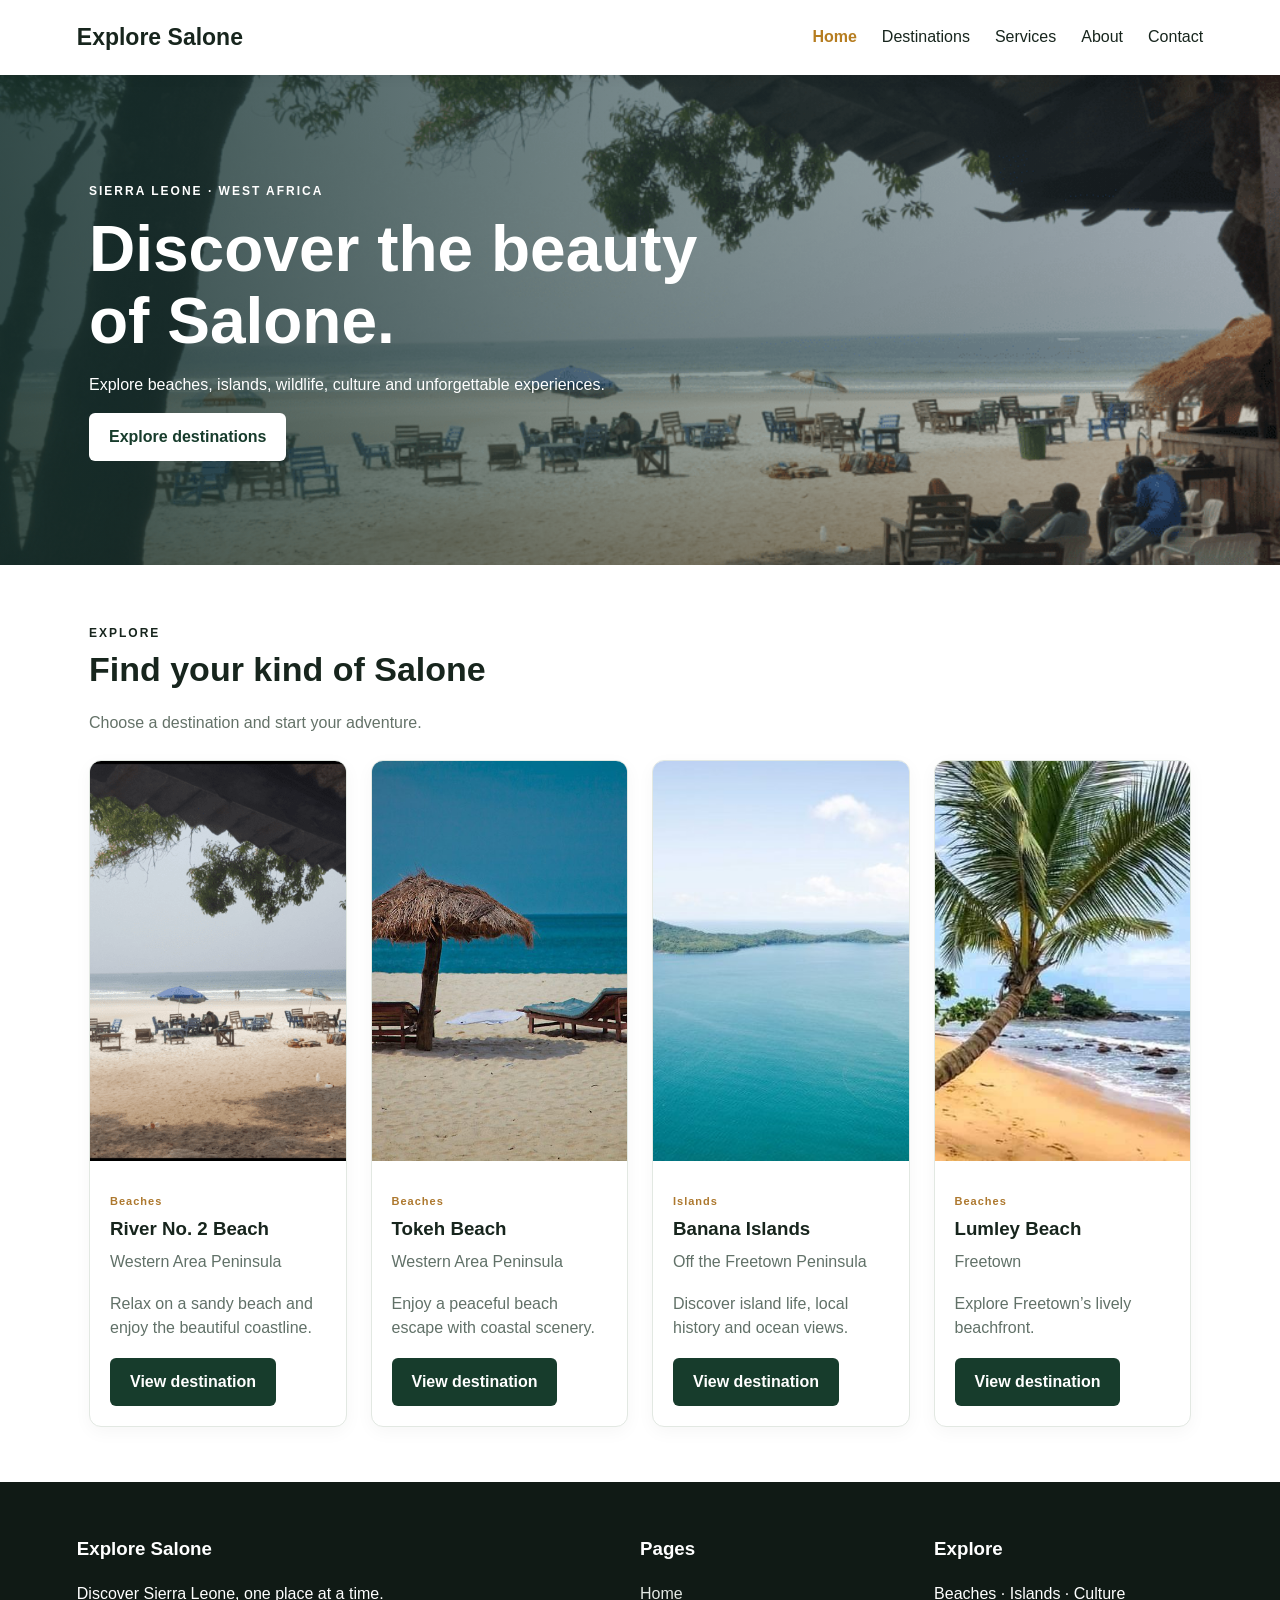
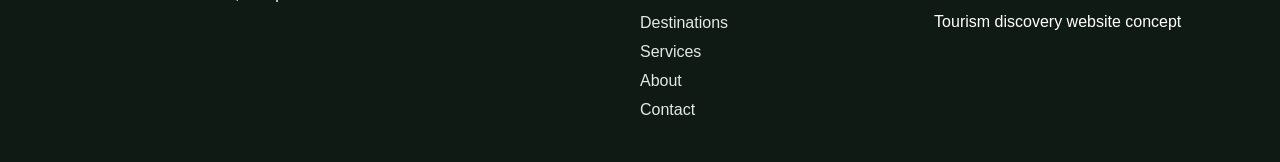
<file: index.html>
<!doctype html>
<html lang="en">
  <head>
    <meta charset="utf-8" />
    <meta name="viewport" content="width=device-width,initial-scale=1" />
    <title>Home | Explore Salone</title>
    <link rel="stylesheet" href="style.css" />
  </head>
  <body>
    <header>
      <a class="logo" href="index.html">Explore Salone</a>
      <nav aria-label="Main navigation">
        <a href="index.html" class="active">Home</a
        ><a href="destinations.html" class="">Destinations</a
        ><a href="services.html" class="">Services</a
        ><a href="about.html" class="">About</a
        ><a href="contact.html" class="">Contact</a>
      </nav>
    </header>
    <main>
      <section class="hero">
        <div class="container">
          <span class="eyebrow">Sierra Leone · West Africa</span>
          <h1>Discover the beauty of Salone.</h1>
          <p>
            Explore beaches, islands, wildlife, culture and unforgettable
            experiences.
          </p>
          <a class="btn light" href="destinations.html">Explore destinations</a>
        </div>
      </section>
      <section class="container">
        <span class="eyebrow">Explore</span>
        <h2 class="section-title">Find your kind of Salone</h2>
        <p class="muted">Choose a destination and start your adventure.</p>
        <div class="grid four">
          <article class="card">
            <img
              src="./images/river2beach.png"
              alt="Illustrative scenery for River No. 2 Beach"
            />
            <div class="card-body">
              <span class="tag">Beaches</span>
              <h3>River No. 2 Beach</h3>
              <p class="muted">Western Area Peninsula</p>
              <p>Relax on a sandy beach and enjoy the beautiful coastline.</p>
              <a class="btn" href="preview-river.html">View destination</a>
            </div>
          </article>
          <article class="card">
            <img
              src="./images/tokeh.jpg"
              alt="Illustrative scenery for Tokeh Beach"
            />
            <div class="card-body">
              <span class="tag">Beaches</span>
              <h3>Tokeh Beach</h3>
              <p class="muted">Western Area Peninsula</p>
              <p>Enjoy a peaceful beach escape with coastal scenery.</p>
              <a class="btn" href="preview-tokeh.html">View destination</a>
            </div>
          </article>
          <article class="card">
            <img
              src="./images/banana_island.jpg"
              alt="Illustrative scenery for Banana Islands"
            />
            <div class="card-body">
              <span class="tag">Islands</span>
              <h3>Banana Islands</h3>
              <p class="muted">Off the Freetown Peninsula</p>
              <p>Discover island life, local history and ocean views.</p>
              <a class="btn" href="preview-banana.html">View destination</a>
            </div>
          </article>
          <article class="card">
            <img
              src="./images/lumley_beach.jpeg"
              alt="Illustrative scenery for Lumley Beach"
            />
            <div class="card-body">
              <span class="tag">Beaches</span>
              <h3>Lumley Beach</h3>
              <p class="muted">Freetown</p>
              <p>Explore Freetown’s lively beachfront.</p>
              <a class="btn" href="preview-lumley.html">View destination</a>
            </div>
          </article>
        </div>
      </section>
    </main>
    <footer>
      <div>
        <h3>Explore Salone</h3>
        <p>Discover Sierra Leone, one place at a time.</p>
      </div>
      <div>
        <h3>Pages</h3>
        <a href="index.html" class="active">Home</a
        ><a href="destinations.html" class="">Destinations</a
        ><a href="services.html" class="">Services</a
        ><a href="about.html" class="">About</a
        ><a href="contact.html" class="">Contact</a>
      </div>
      <div>
        <h3>Explore</h3>
        <p>Beaches · Islands · Culture</p>
        <p>Tourism discovery website concept</p>
      </div>
    </footer>
  </body>
</html>
</file>
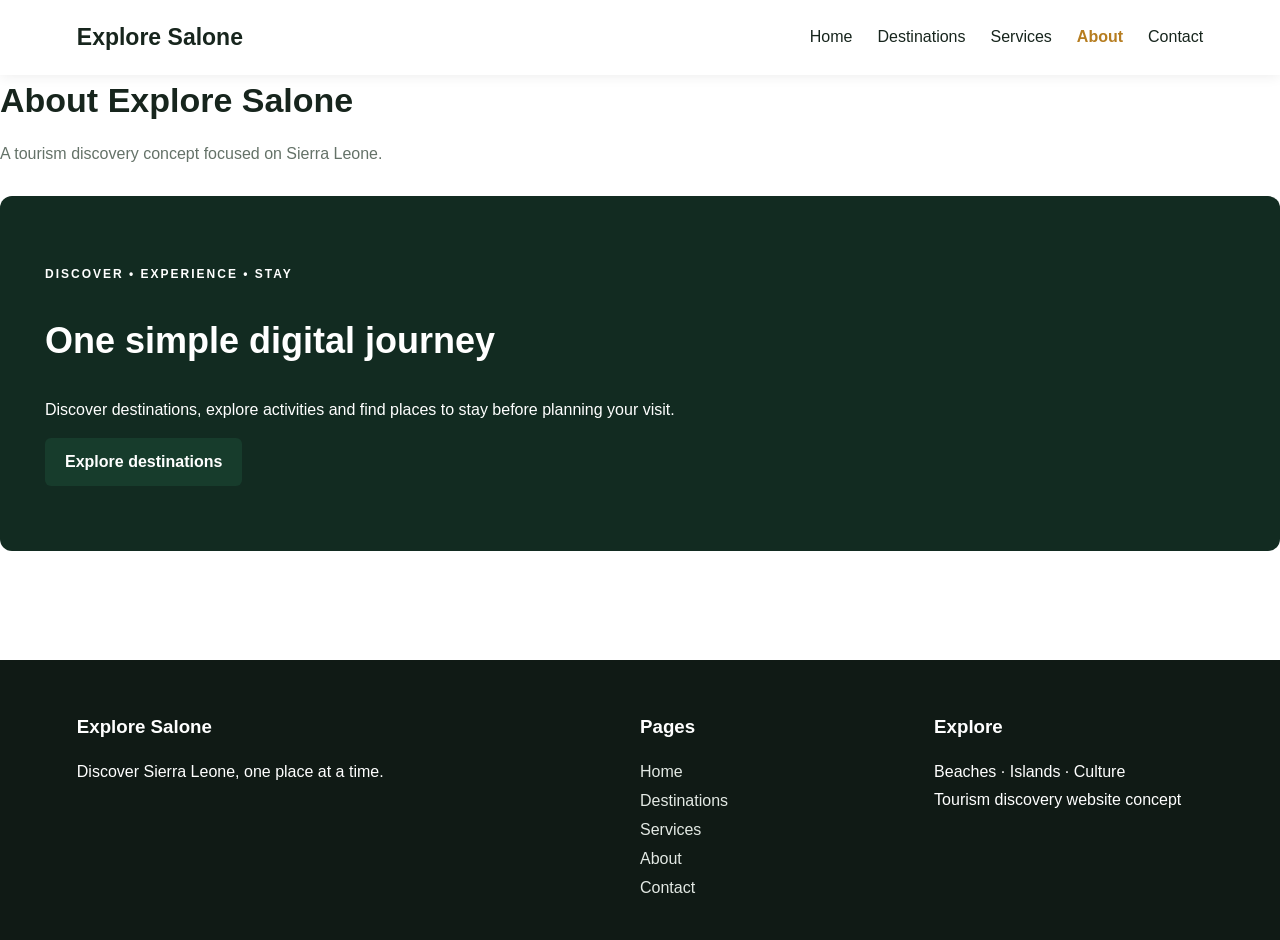
<file: about.html>
<!doctype html>
<html lang="en">
  <head>
    <meta charset="utf-8" />
    <meta name="viewport" content="width=device-width,initial-scale=1" />
    <title>About | Explore Salone</title>
    <link rel="stylesheet" href="style.css" />
  </head>
  <body>
    <header>
      <a class="logo" href="index.html">Explore Salone</a>
      <nav aria-label="Main navigation">
        <a href="index.html" class="">Home</a
        ><a href="destinations.html" class="">Destinations</a
        ><a href="services.html" class="">Services</a
        ><a href="about.html" class="active">About</a
        ><a href="contact.html" class="">Contact</a>
      </nav>
    </header>
    <main>
      <h1 class="section-title">About Explore Salone</h1>
      <p class="muted">A tourism discovery concept focused on Sierra Leone.</p>
      <section class="about-panel">
        <span class="eyebrow">Discover • Experience • Stay</span>
        <h2>One simple digital journey</h2>
        <p>
          Discover destinations, explore activities and find places to stay
          before planning your visit.
        </p>
        <a class="btn" href="destinations.html">Explore destinations</a>
      </section>
    </main>
    <footer>
      <div>
        <h3>Explore Salone</h3>
        <p>Discover Sierra Leone, one place at a time.</p>
      </div>
      <div>
        <h3>Pages</h3>
        <a href="index.html" class="">Home</a
        ><a href="destinations.html" class="">Destinations</a
        ><a href="services.html" class="">Services</a
        ><a href="about.html" class="active">About</a
        ><a href="contact.html" class="">Contact</a>
      </div>
      <div>
        <h3>Explore</h3>
        <p>Beaches · Islands · Culture</p>
        <p>Tourism discovery website concept</p>
      </div>
    </footer>
  </body>
</html>
</file>
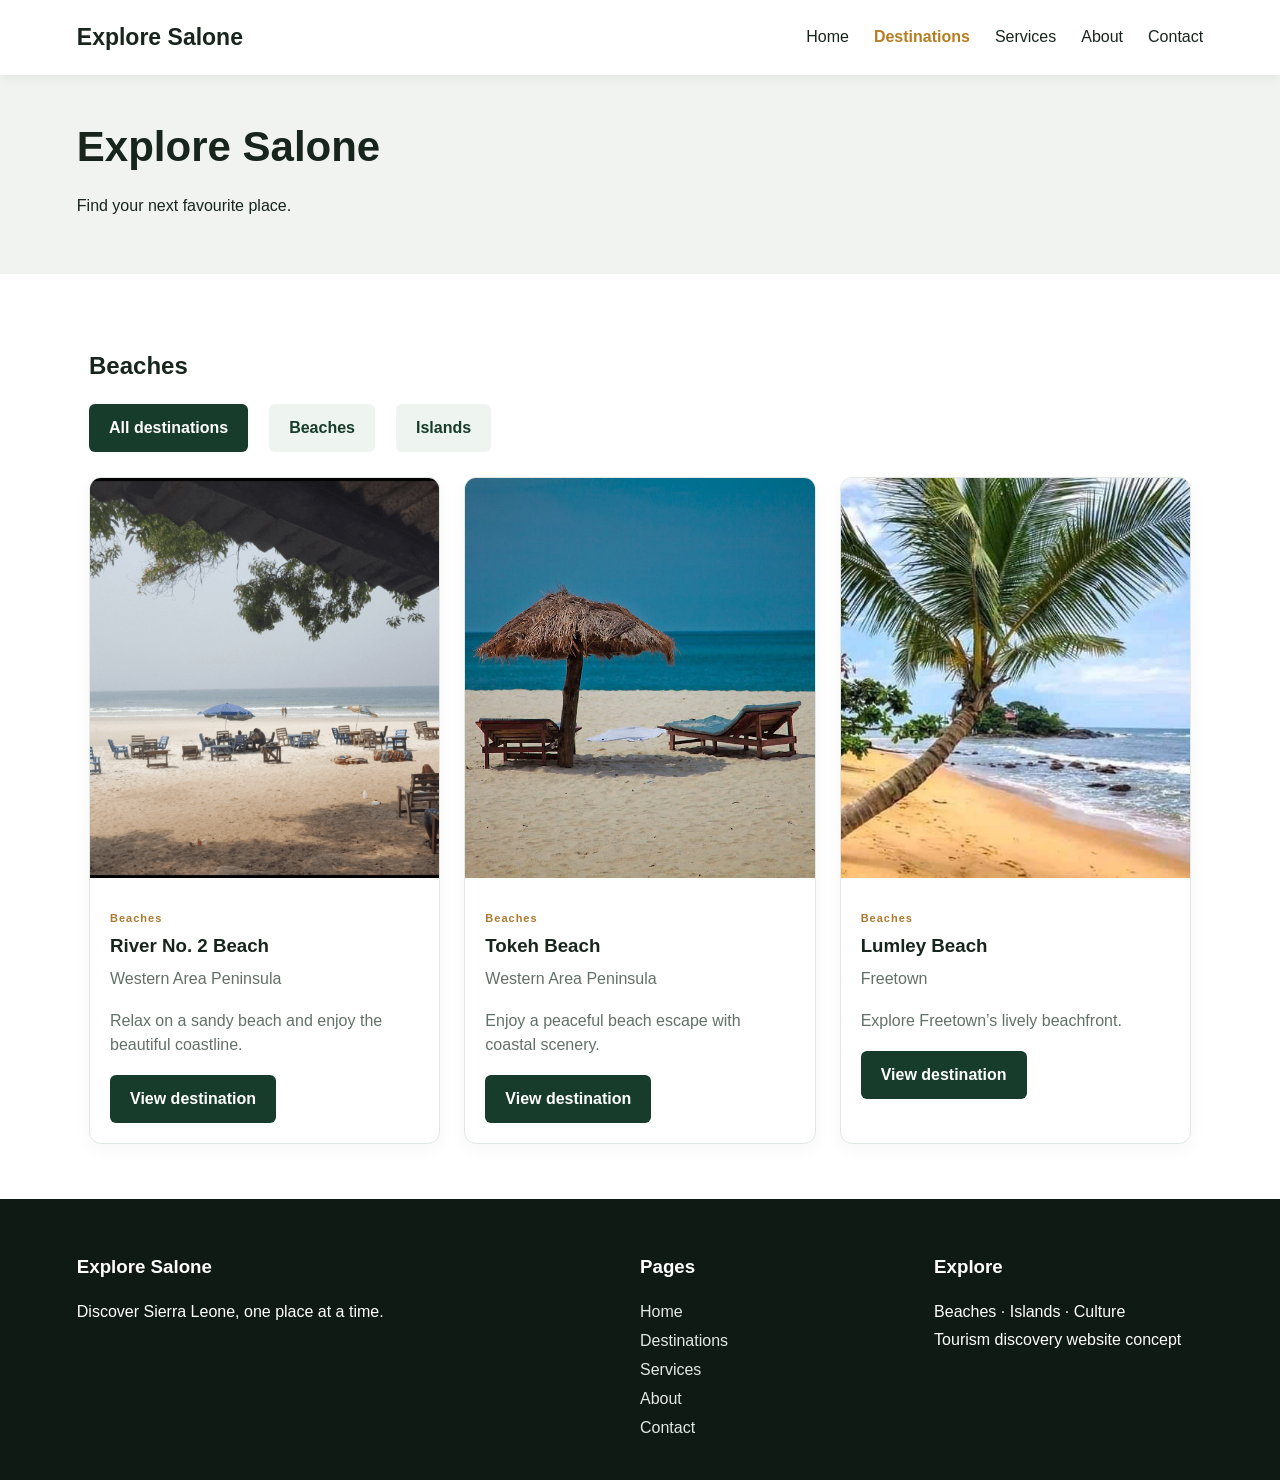
<file: beaches.html>
<!doctype html>
<html lang="en">
  <head>
    <meta charset="utf-8" />
    <meta name="viewport" content="width=device-width,initial-scale=1" />
    <title>Beaches | Explore Salone</title>
    <link rel="stylesheet" href="style.css" />
  </head>
  <body>
    <header>
      <a class="logo" href="index.html">Explore Salone</a>
      <nav aria-label="Main navigation">
        <a href="index.html" class="">Home</a
        ><a href="destinations.html" class="active">Destinations</a
        ><a href="services.html" class="">Services</a
        ><a href="about.html" class="">About</a
        ><a href="contact.html" class="">Contact</a>
      </nav>
    </header>
    <main>
      <section class="page-heading">
        <h1>Explore Salone</h1>
        <p>Find your next favourite place.</p>
      </section>
      <section class="container">
        <h2>Beaches</h2>
        <div class="filters">
          <a class="btn" href="destinations.html">All destinations</a
          ><a class="btn outline" href="beaches.html">Beaches</a
          ><a class="btn outline" href="islands.html">Islands</a>
        </div>
        <div class="grid">
          <article class="card">
            <img
              src="./images/river2beach.png"
              alt="Illustrative scenery for River No. 2 Beach"
            />
            <div class="card-body">
              <span class="tag">Beaches</span>
              <h3>River No. 2 Beach</h3>
              <p class="muted">Western Area Peninsula</p>
              <p>Relax on a sandy beach and enjoy the beautiful coastline.</p>
              <a class="btn" href="preview-river.html">View destination</a>
            </div>
          </article>
          <article class="card">
            <img
              src="./images/tokeh.jpg"
              alt="Illustrative scenery for Tokeh Beach"
            />
            <div class="card-body">
              <span class="tag">Beaches</span>
              <h3>Tokeh Beach</h3>
              <p class="muted">Western Area Peninsula</p>
              <p>Enjoy a peaceful beach escape with coastal scenery.</p>
              <a class="btn" href="preview-tokeh.html">View destination</a>
            </div>
          </article>
          <article class="card">
            <img
              src="./images/lumley_beach.jpeg"
              alt="Illustrative scenery for Lumley Beach"
            />
            <div class="card-body">
              <span class="tag">Beaches</span>
              <h3>Lumley Beach</h3>
              <p class="muted">Freetown</p>
              <p>Explore Freetown’s lively beachfront.</p>
              <a class="btn" href="preview-lumley.html">View destination</a>
            </div>
          </article>
        </div>
      </section>
    </main>
    <footer>
      <div>
        <h3>Explore Salone</h3>
        <p>Discover Sierra Leone, one place at a time.</p>
      </div>
      <div>
        <h3>Pages</h3>
        <a href="index.html" class="">Home</a
        ><a href="destinations.html" class="active">Destinations</a
        ><a href="services.html" class="">Services</a
        ><a href="about.html" class="">About</a
        ><a href="contact.html" class="">Contact</a>
      </div>
      <div>
        <h3>Explore</h3>
        <p>Beaches · Islands · Culture</p>
        <p>Tourism discovery website concept</p>
      </div>
    </footer>
  </body>
</html>
</file>
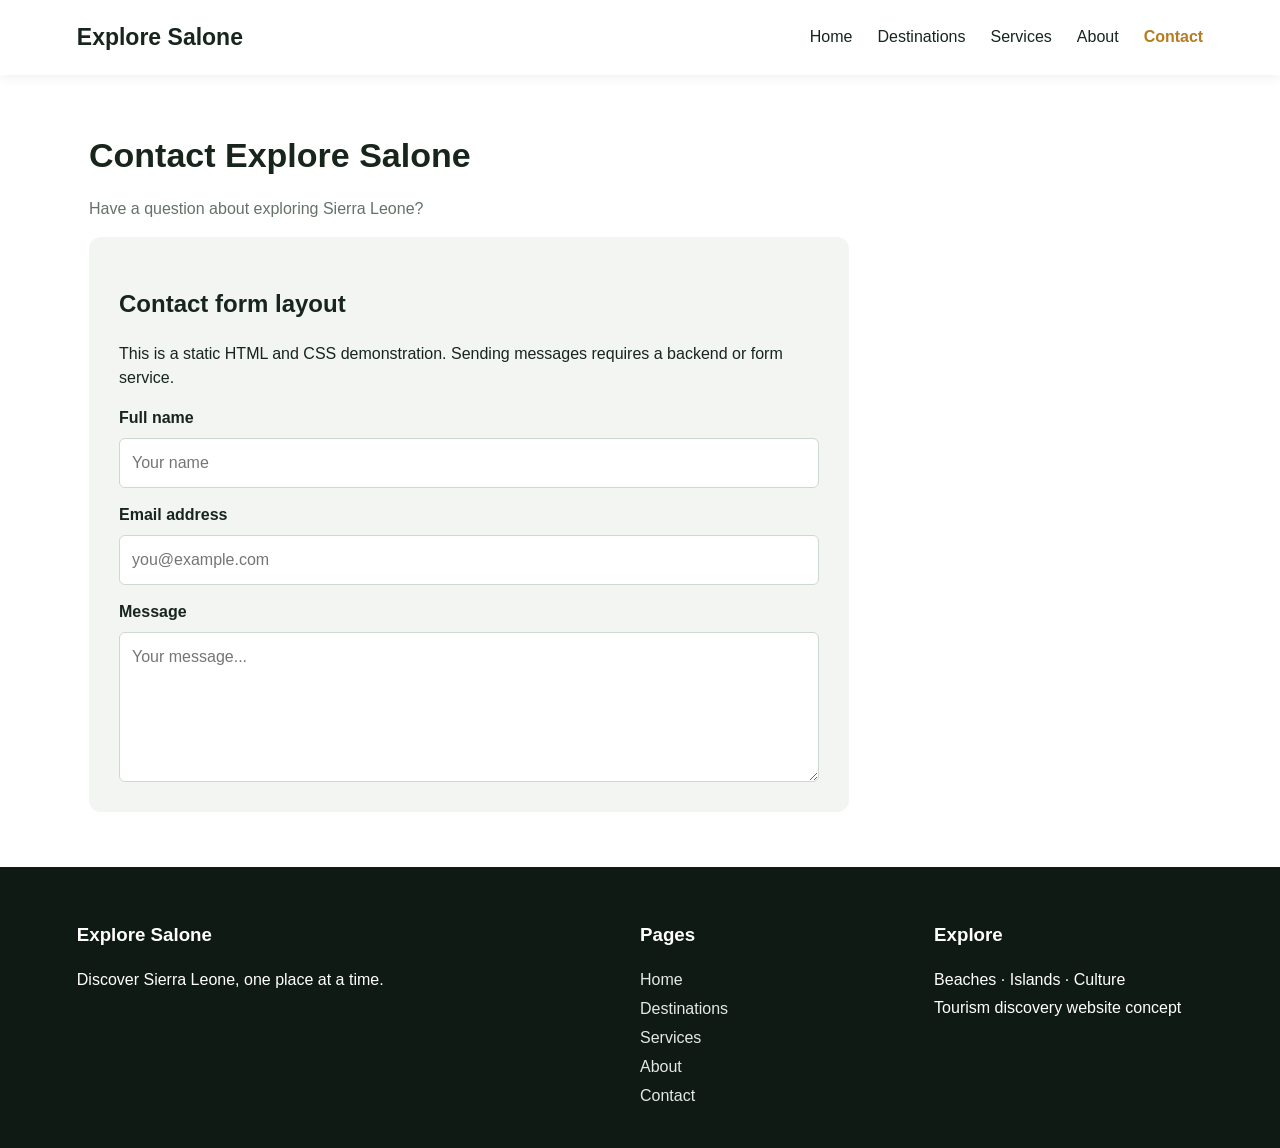
<file: contact.html>
<!doctype html>
<html lang="en">
  <head>
    <meta charset="utf-8" />
    <meta name="viewport" content="width=device-width,initial-scale=1" />
    <title>Contact | Explore Salone</title>
    <link rel="stylesheet" href="style.css" />
  </head>
  <body>
    <header>
      <a class="logo" href="index.html">Explore Salone</a>
      <nav aria-label="Main navigation">
        <a href="index.html" class="">Home</a
        ><a href="destinations.html" class="">Destinations</a
        ><a href="services.html" class="">Services</a
        ><a href="about.html" class="">About</a
        ><a href="contact.html" class="active">Contact</a>
      </nav>
    </header>
    <main>
      <section class="container">
        <h1 class="section-title">Contact Explore Salone</h1>
        <p class="muted">Have a question about exploring Sierra Leone?</p>
        <div class="detail-box form">
          <h2>Contact form layout</h2>
          <p>
            This is a static HTML and CSS demonstration. Sending messages
            requires a backend or form service.
          </p>
          <label for="fullName">Full name</label
          ><input id="fullName" placeholder="Your name" /><label for="email"
            >Email address</label
          ><input id="email" type="email" placeholder="you@example.com" /><label
            for="message"
            >Message</label
          ><textarea id="message" placeholder="Your message..."></textarea>
        </div>
      </section>
    </main>
    <footer>
      <div>
        <h3>Explore Salone</h3>
        <p>Discover Sierra Leone, one place at a time.</p>
      </div>
      <div>
        <h3>Pages</h3>
        <a href="index.html" class="">Home</a
        ><a href="destinations.html" class="">Destinations</a
        ><a href="services.html" class="">Services</a
        ><a href="about.html" class="">About</a
        ><a href="contact.html" class="active">Contact</a>
      </div>
      <div>
        <h3>Explore</h3>
        <p>Beaches · Islands · Culture</p>
        <p>Tourism discovery website concept</p>
      </div>
    </footer>
  </body>
</html>
</file>
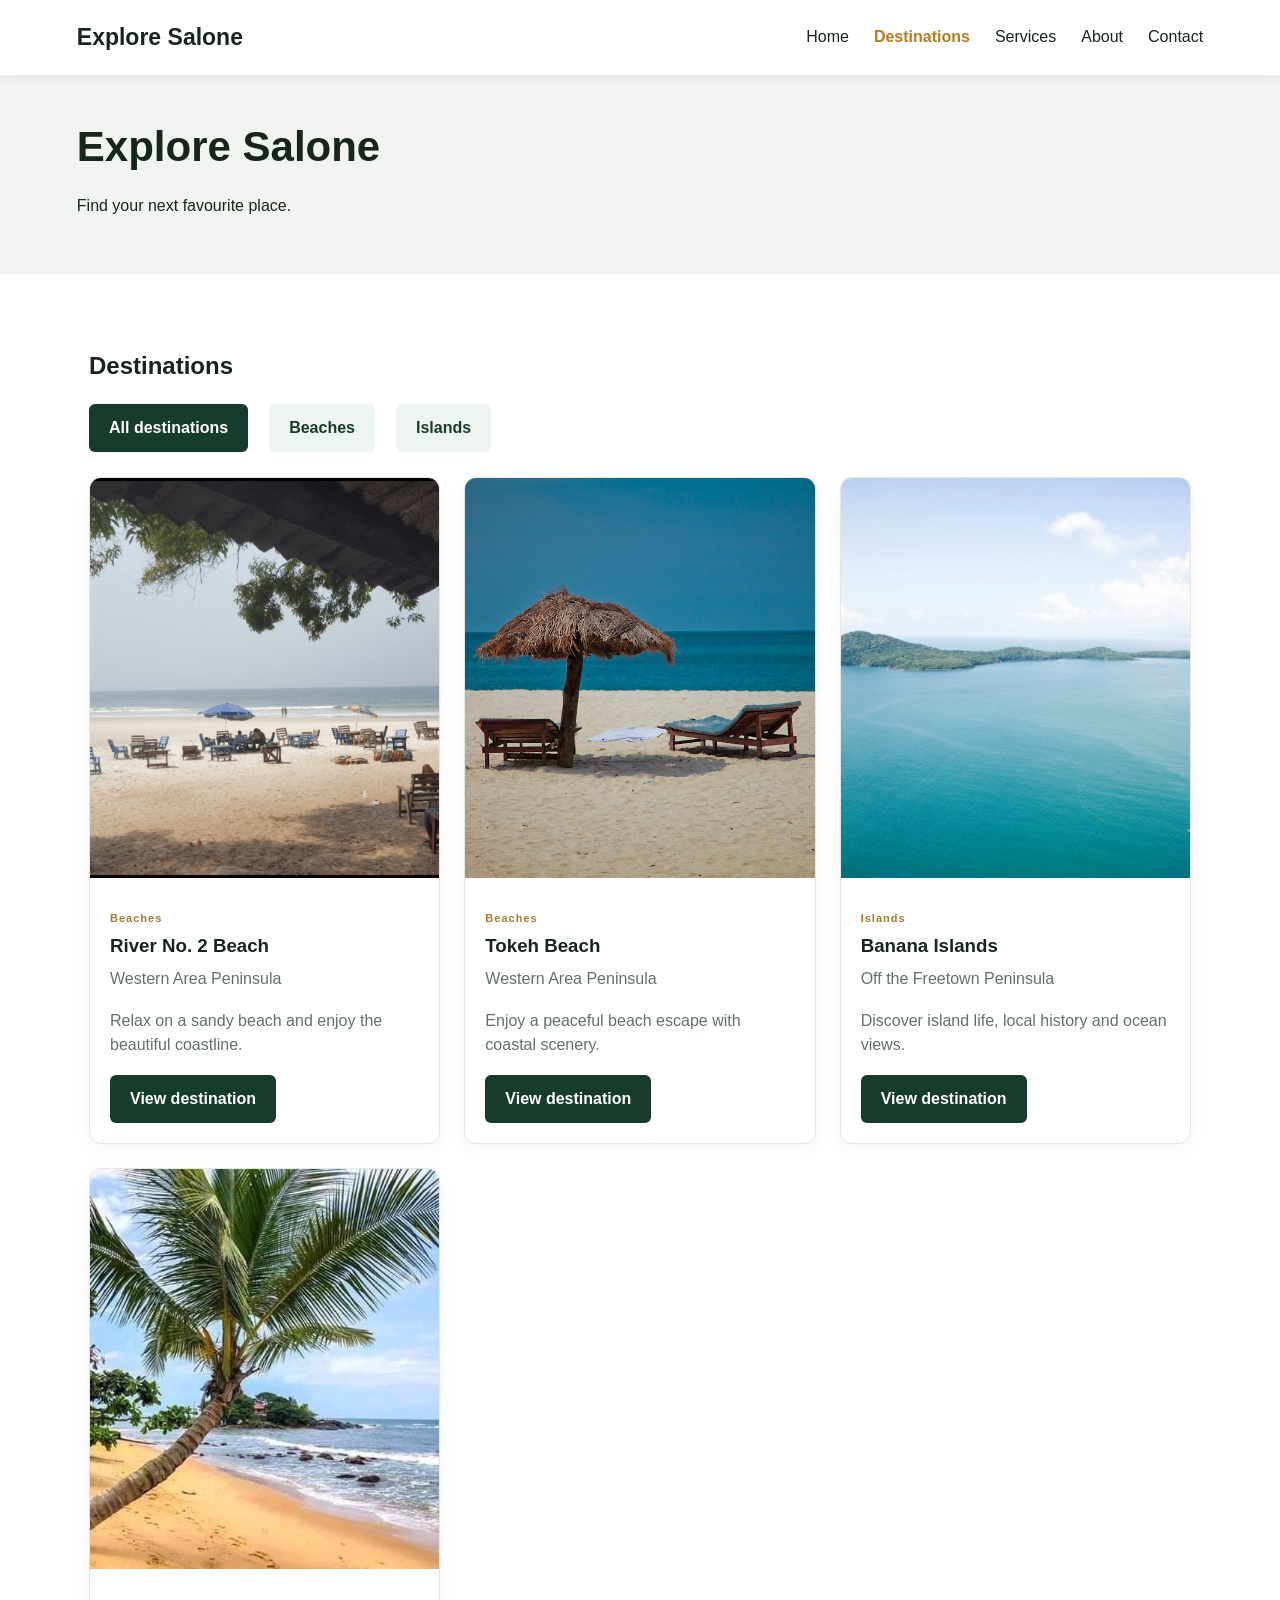
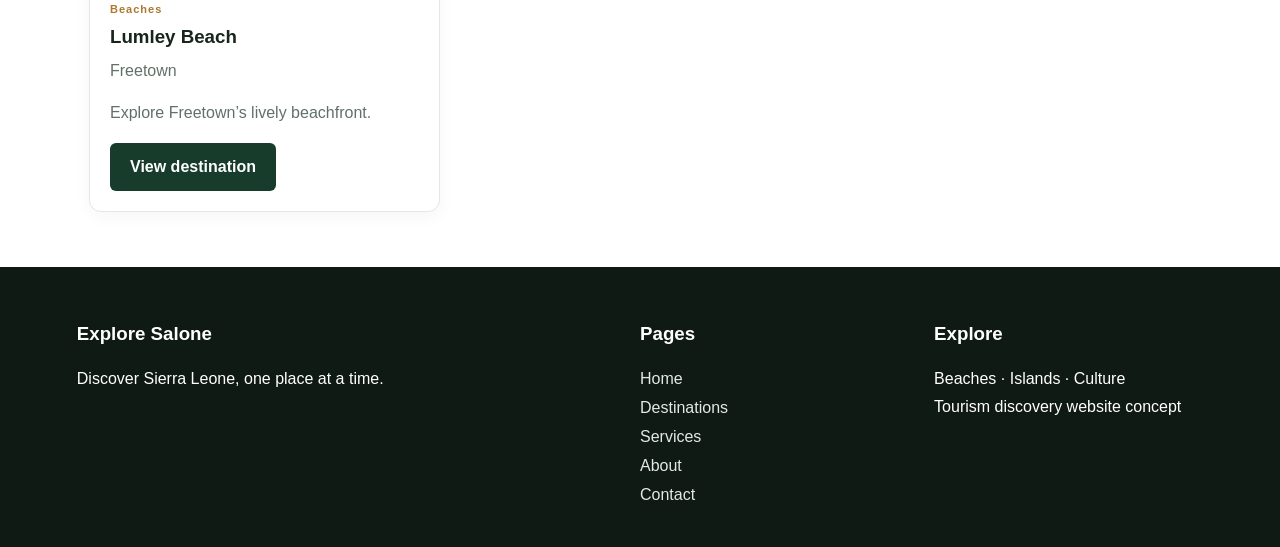
<file: destinations.html>
<!doctype html>
<html lang="en">
  <head>
    <meta charset="utf-8" />
    <meta name="viewport" content="width=device-width,initial-scale=1" />
    <title>Destinations | Explore Salone</title>
    <link rel="stylesheet" href="style.css" />
  </head>
  <body>
    <header>
      <a class="logo" href="index.html">Explore Salone</a>
      <nav aria-label="Main navigation">
        <a href="index.html" class="">Home</a
        ><a href="destinations.html" class="active">Destinations</a
        ><a href="services.html" class="">Services</a
        ><a href="about.html" class="">About</a
        ><a href="contact.html" class="">Contact</a>
      </nav>
    </header>
    <main>
      <section class="page-heading">
        <h1>Explore Salone</h1>
        <p>Find your next favourite place.</p>
      </section>
      <section class="container">
        <h2>Destinations</h2>
        <div class="filters">
          <a class="btn" href="destinations.html">All destinations</a
          ><a class="btn outline" href="beaches.html">Beaches</a
          ><a class="btn outline" href="islands.html">Islands</a>
        </div>
        <div class="grid">
          <article class="card">
            <img
              src="./images/river2beach.png"
              alt="Illustrative scenery for River No. 2 Beach"
            />
            <div class="card-body">
              <span class="tag">Beaches</span>
              <h3>River No. 2 Beach</h3>
              <p class="muted">Western Area Peninsula</p>
              <p>Relax on a sandy beach and enjoy the beautiful coastline.</p>
              <a class="btn" href="preview-river.html">View destination</a>
            </div>
          </article>
          <article class="card">
            <img
              src="./images/tokeh.jpg"
              alt="Illustrative scenery for Tokeh Beach"
            />
            <div class="card-body">
              <span class="tag">Beaches</span>
              <h3>Tokeh Beach</h3>
              <p class="muted">Western Area Peninsula</p>
              <p>Enjoy a peaceful beach escape with coastal scenery.</p>
              <a class="btn" href="preview-tokeh.html">View destination</a>
            </div>
          </article>
          <article class="card">
            <img
              src="./images/banana_island.jpg"
              alt="Illustrative scenery for Banana Islands"
            />
            <div class="card-body">
              <span class="tag">Islands</span>
              <h3>Banana Islands</h3>
              <p class="muted">Off the Freetown Peninsula</p>
              <p>Discover island life, local history and ocean views.</p>
              <a class="btn" href="preview-banana.html">View destination</a>
            </div>
          </article>
          <article class="card">
            <img
              src="./images/lumley_beach.jpeg"
              alt="Illustrative scenery for Lumley Beach"
            />
            <div class="card-body">
              <span class="tag">Beaches</span>
              <h3>Lumley Beach</h3>
              <p class="muted">Freetown</p>
              <p>Explore Freetown’s lively beachfront.</p>
              <a class="btn" href="preview-lumley.html">View destination</a>
            </div>
          </article>
        </div>
      </section>
    </main>
    <footer>
      <div>
        <h3>Explore Salone</h3>
        <p>Discover Sierra Leone, one place at a time.</p>
      </div>
      <div>
        <h3>Pages</h3>
        <a href="index.html" class="">Home</a
        ><a href="destinations.html" class="active">Destinations</a
        ><a href="services.html" class="">Services</a
        ><a href="about.html" class="">About</a
        ><a href="contact.html" class="">Contact</a>
      </div>
      <div>
        <h3>Explore</h3>
        <p>Beaches · Islands · Culture</p>
        <p>Tourism discovery website concept</p>
      </div>
    </footer>
  </body>
</html>
</file>
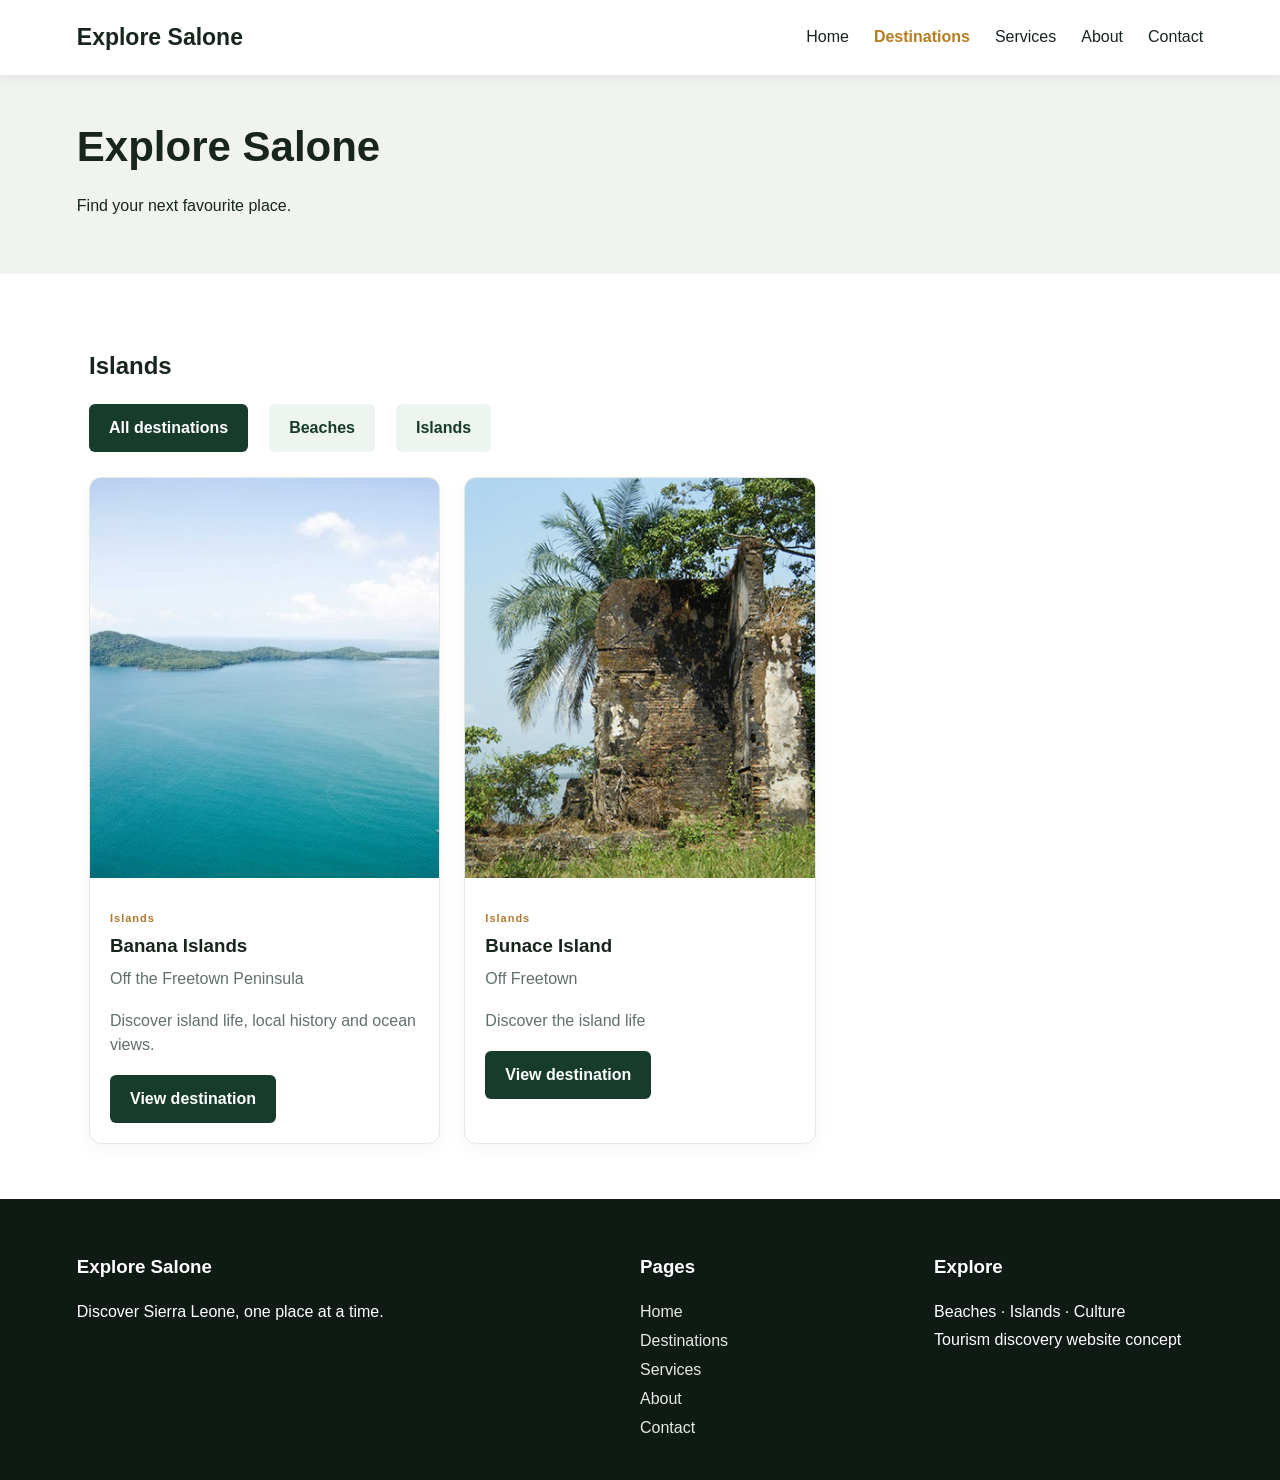
<file: islands.html>
<!doctype html>
<html lang="en">
  <head>
    <meta charset="utf-8" />
    <meta name="viewport" content="width=device-width,initial-scale=1" />
    <title>Islands | Explore Salone</title>
    <link rel="stylesheet" href="style.css" />
  </head>
  <body>
    <header>
      <a class="logo" href="index.html">Explore Salone</a>
      <nav aria-label="Main navigation">
        <a href="index.html" class="">Home</a
        ><a href="destinations.html" class="active">Destinations</a
        ><a href="services.html" class="">Services</a
        ><a href="about.html" class="">About</a
        ><a href="contact.html" class="">Contact</a>
      </nav>
    </header>
    <main>
      <section class="page-heading">
        <h1>Explore Salone</h1>
        <p>Find your next favourite place.</p>
      </section>
      <section class="container">
        <h2>Islands</h2>
        <div class="filters">
          <a class="btn" href="destinations.html">All destinations</a
          ><a class="btn outline" href="beaches.html">Beaches</a
          ><a class="btn outline" href="islands.html">Islands</a>
        </div>
        <div class="grid">
          <article class="card">
            <img
              src="./images/banana_island.jpg"
              alt="Illustrative scenery for Banana Islands"
            />
            <div class="card-body">
              <span class="tag">Islands</span>
              <h3>Banana Islands</h3>
              <p class="muted">Off the Freetown Peninsula</p>
              <p>Discover island life, local history and ocean views.</p>
              <a class="btn" href="preview-banana.html">View destination</a>
            </div>
          </article>
      
            <article class="card">
              <img src="./images/bunace_island.jpg" alt="buance island"/>
               <div class="card-body">
                   <span class="tag">Islands</span>
                   <h3>Bunace Island</h3>
                   <p class="muted">Off Freetown</p>
                   <p>Discover the island life</p>
                   <a class="btn" href="preview-banana.html">View destination</a>
               
            </article>

          </div>
        </div>
      </section>
    </main>
    <footer>
      <div>
        <h3>Explore Salone</h3>
        <p>Discover Sierra Leone, one place at a time.</p>
      </div>
      <div>
        <h3>Pages</h3>
        <a href="index.html" class="">Home</a
        ><a href="destinations.html" class="active">Destinations</a
        ><a href="services.html" class="">Services</a
        ><a href="about.html" class="">About</a
        ><a href="contact.html" class="">Contact</a>
      </div>
      <div>
        <h3>Explore</h3>
        <p>Beaches · Islands · Culture</p>
        <p>Tourism discovery website concept</p>
      </div>
    </footer>
  </body>
</html>
</file>
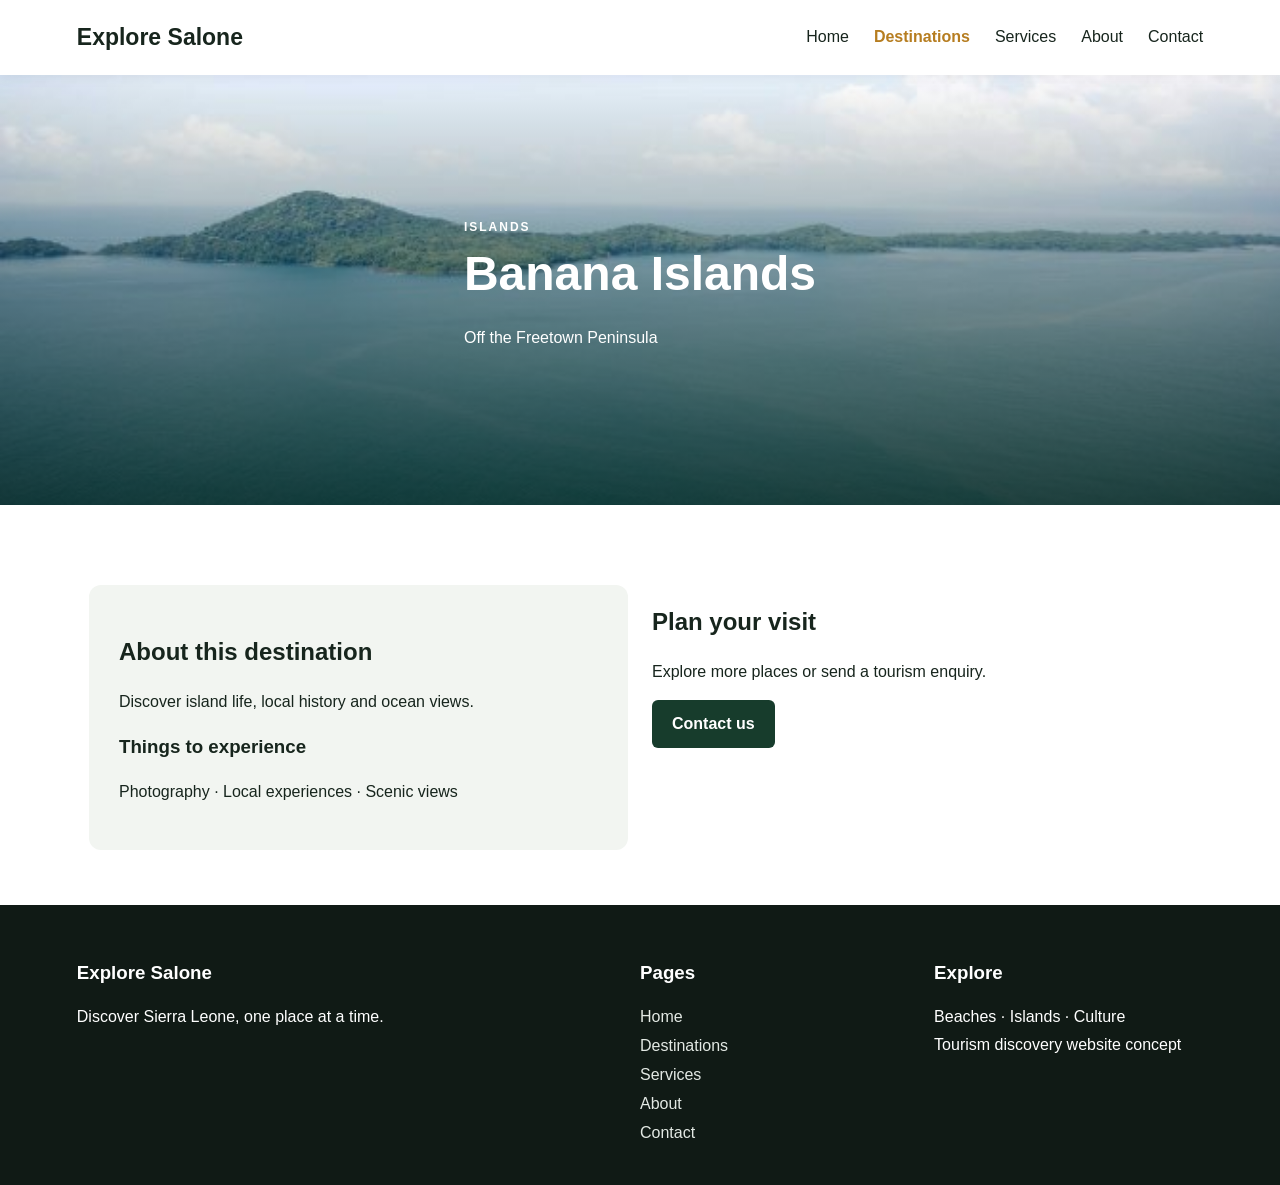
<file: preview-banana.html>
<!doctype html>
<html lang="en">
  <head>
    <meta charset="utf-8" />
    <meta name="viewport" content="width=device-width,initial-scale=1" />
    <title>Banana Islands | Explore Salone</title>
    <link rel="stylesheet" href="style.css" />
  </head>
  <body>
    <header>
      <a class="logo" href="index.html">Explore Salone</a>
      <nav aria-label="Main navigation">
        <a href="index.html" class="">Home</a
        ><a href="destinations.html" class="active">Destinations</a
        ><a href="services.html" class="">Services</a
        ><a href="about.html" class="">About</a
        ><a href="contact.html" class="">Contact</a>
      </nav>
    </header>
    <main>
      <section
        class="detail-hero"
        style="
          background-image:
            linear-gradient(0deg, #09231dcc, transparent),
            url(./images/banana_island.jpg);
        "
      >
        <div class="container">
          <span class="eyebrow">Islands</span>
          <h1>Banana Islands</h1>
          <p>Off the Freetown Peninsula</p>
        </div>
      </section>
      <section class="container grid two">
        <div class="detail-box">
          <h2>About this destination</h2>
          <p>Discover island life, local history and ocean views.</p>
          <h3>Things to experience</h3>
          <p>Photography · Local experiences · Scenic views</p>
        </div>
        <div>
          <h2>Plan your visit</h2>
          <p>Explore more places or send a tourism enquiry.</p>
          <a class="btn" href="contact.html">Contact us</a>
        </div>
      </section>
    </main>
    <footer>
      <div>
        <h3>Explore Salone</h3>
        <p>Discover Sierra Leone, one place at a time.</p>
      </div>
      <div>
        <h3>Pages</h3>
        <a href="index.html" class="">Home</a
        ><a href="destinations.html" class="active">Destinations</a
        ><a href="services.html" class="">Services</a
        ><a href="about.html" class="">About</a
        ><a href="contact.html" class="">Contact</a>
      </div>
      <div>
        <h3>Explore</h3>
        <p>Beaches · Islands · Culture</p>
        <p>Tourism discovery website concept</p>
      </div>
    </footer>
  </body>
</html>
</file>
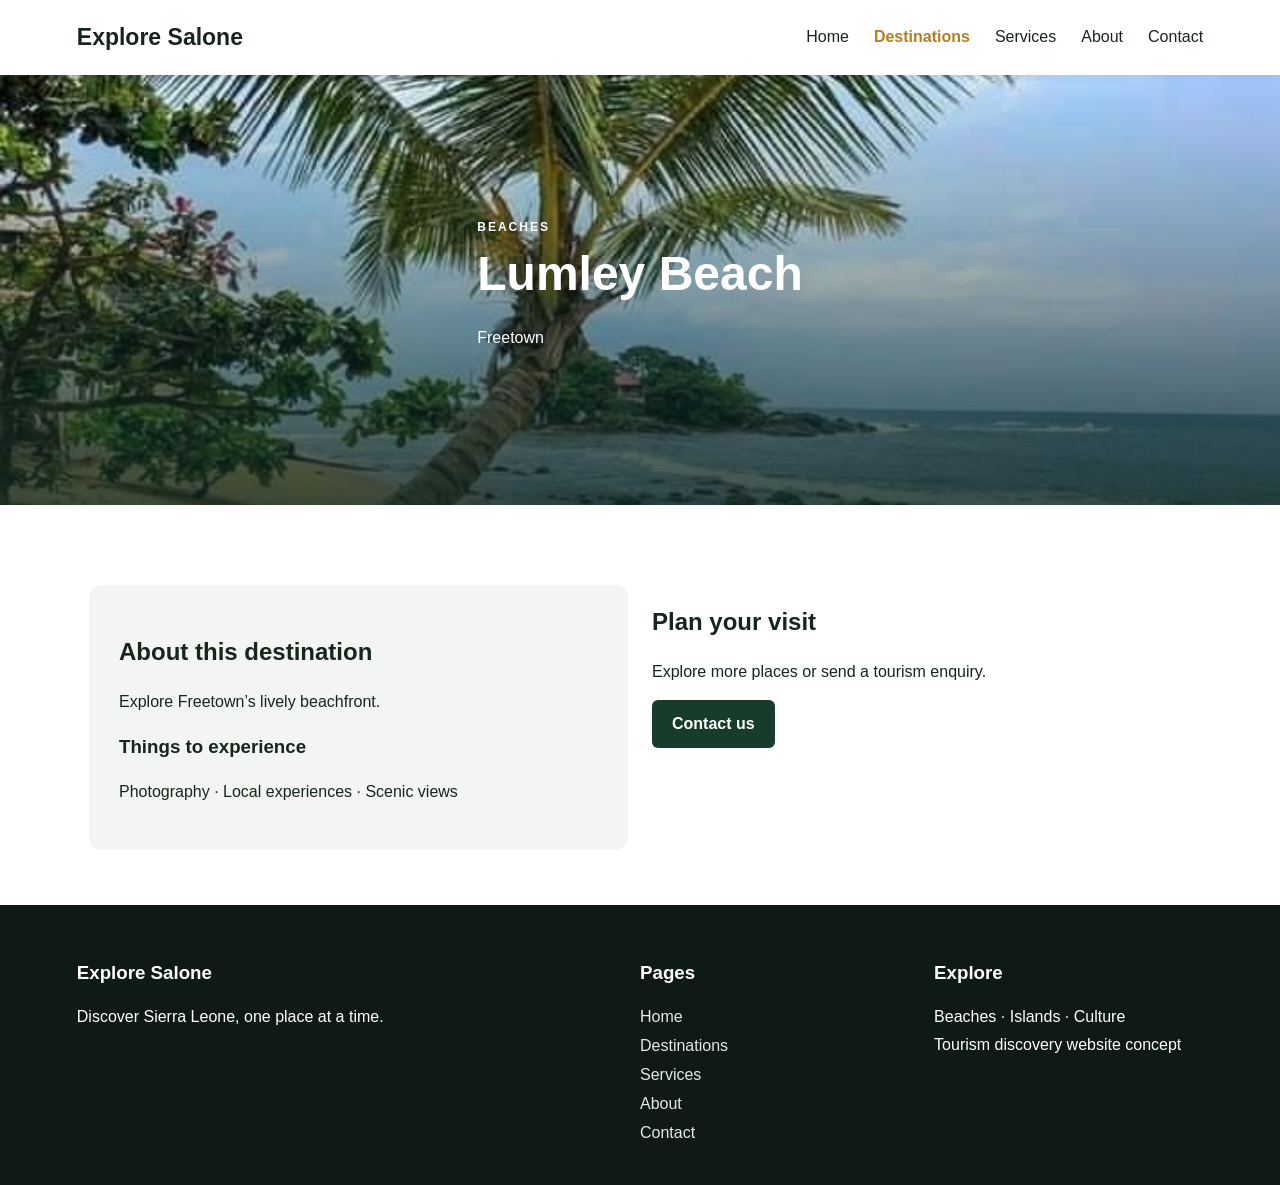
<file: preview-lumley.html>
<!doctype html>
<html lang="en">
  <head>
    <meta charset="utf-8" />
    <meta name="viewport" content="width=device-width,initial-scale=1" />
    <title>Lumley Beach | Explore Salone</title>
    <link rel="stylesheet" href="style.css" />
  </head>
  <body>
    <header>
      <a class="logo" href="index.html">Explore Salone</a>
      <nav aria-label="Main navigation">
        <a href="index.html" class="">Home</a
        ><a href="destinations.html" class="active">Destinations</a
        ><a href="services.html" class="">Services</a
        ><a href="about.html" class="">About</a
        ><a href="contact.html" class="">Contact</a>
      </nav>
    </header>
    <main>
      <section
        class="detail-hero"
        style="
          background-image:
            linear-gradient(0deg, #09231dcc, transparent),
            url(./images/lumley_beach.jpeg);
        "
      >
        <div class="container">
          <span class="eyebrow">Beaches</span>
          <h1>Lumley Beach</h1>
          <p>Freetown</p>
        </div>
      </section>
      <section class="container grid two">
        <div class="detail-box">
          <h2>About this destination</h2>
          <p>Explore Freetown’s lively beachfront.</p>
          <h3>Things to experience</h3>
          <p>Photography · Local experiences · Scenic views</p>
        </div>
        <div>
          <h2>Plan your visit</h2>
          <p>Explore more places or send a tourism enquiry.</p>
          <a class="btn" href="contact.html">Contact us</a>
        </div>
      </section>
    </main>
    <footer>
      <div>
        <h3>Explore Salone</h3>
        <p>Discover Sierra Leone, one place at a time.</p>
      </div>
      <div>
        <h3>Pages</h3>
        <a href="index.html" class="">Home</a
        ><a href="destinations.html" class="active">Destinations</a
        ><a href="services.html" class="">Services</a
        ><a href="about.html" class="">About</a
        ><a href="contact.html" class="">Contact</a>
      </div>
      <div>
        <h3>Explore</h3>
        <p>Beaches · Islands · Culture</p>
        <p>Tourism discovery website concept</p>
      </div>
    </footer>
  </body>
</html>
</file>
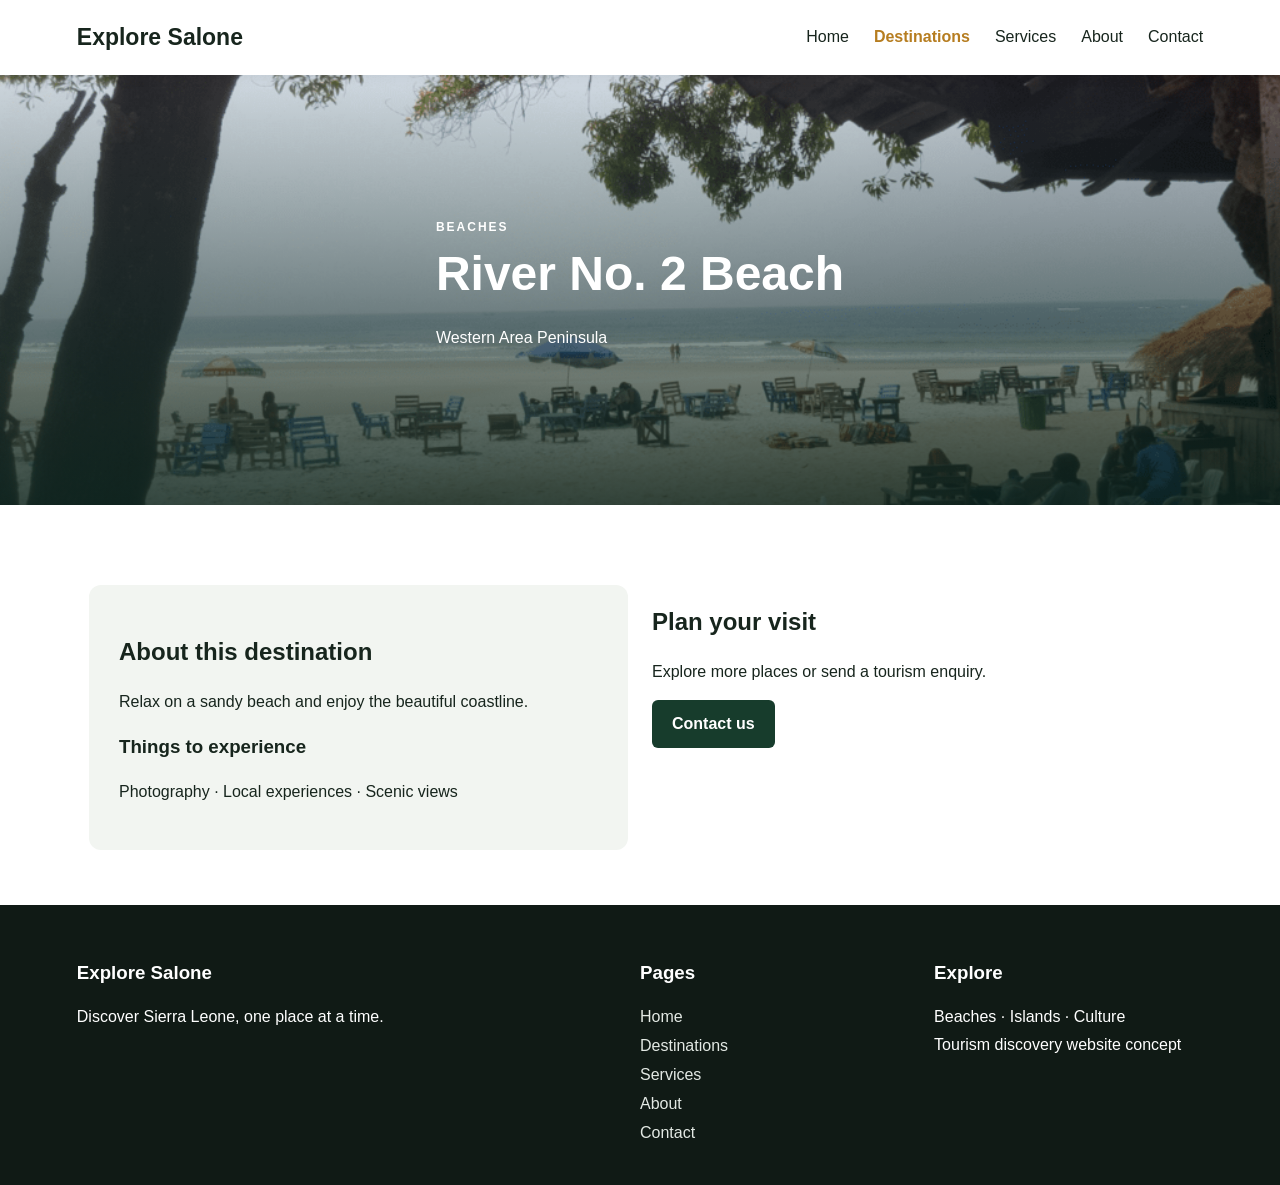
<file: preview-river.html>
<!doctype html>
<html lang="en">
  <head>
    <meta charset="utf-8" />
    <meta name="viewport" content="width=device-width,initial-scale=1" />
    <title>River No. 2 Beach | Explore Salone</title>
    <link rel="stylesheet" href="style.css" />
  </head>
  <body>
    <header>
      <a class="logo" href="index.html">Explore Salone</a>
      <nav aria-label="Main navigation">
        <a href="index.html" class="">Home</a
        ><a href="destinations.html" class="active">Destinations</a
        ><a href="services.html" class="">Services</a
        ><a href="about.html" class="">About</a
        ><a href="contact.html" class="">Contact</a>
      </nav>
    </header>
    <main>
      <section
        class="detail-hero"
        style="
          background-image:
            linear-gradient(0deg, #09231dcc, transparent),
            url(./images/river2beach.png);
        "
      >
        <div class="container">
          <span class="eyebrow">Beaches</span>
          <h1>River No. 2 Beach</h1>
          <p>Western Area Peninsula</p>
        </div>
      </section>
      <section class="container grid two">
        <div class="detail-box">
          <h2>About this destination</h2>
          <p>Relax on a sandy beach and enjoy the beautiful coastline.</p>
          <h3>Things to experience</h3>
          <p>Photography · Local experiences · Scenic views</p>
        </div>
        <div>
          <h2>Plan your visit</h2>
          <p>Explore more places or send a tourism enquiry.</p>
          <a class="btn" href="contact.html">Contact us</a>
        </div>
      </section>
    </main>
    <footer>
      <div>
        <h3>Explore Salone</h3>
        <p>Discover Sierra Leone, one place at a time.</p>
      </div>
      <div>
        <h3>Pages</h3>
        <a href="index.html" class="">Home</a
        ><a href="destinations.html" class="active">Destinations</a
        ><a href="services.html" class="">Services</a
        ><a href="about.html" class="">About</a
        ><a href="contact.html" class="">Contact</a>
      </div>
      <div>
        <h3>Explore</h3>
        <p>Beaches · Islands · Culture</p>
        <p>Tourism discovery website concept</p>
      </div>
    </footer>
  </body>
</html>
</file>
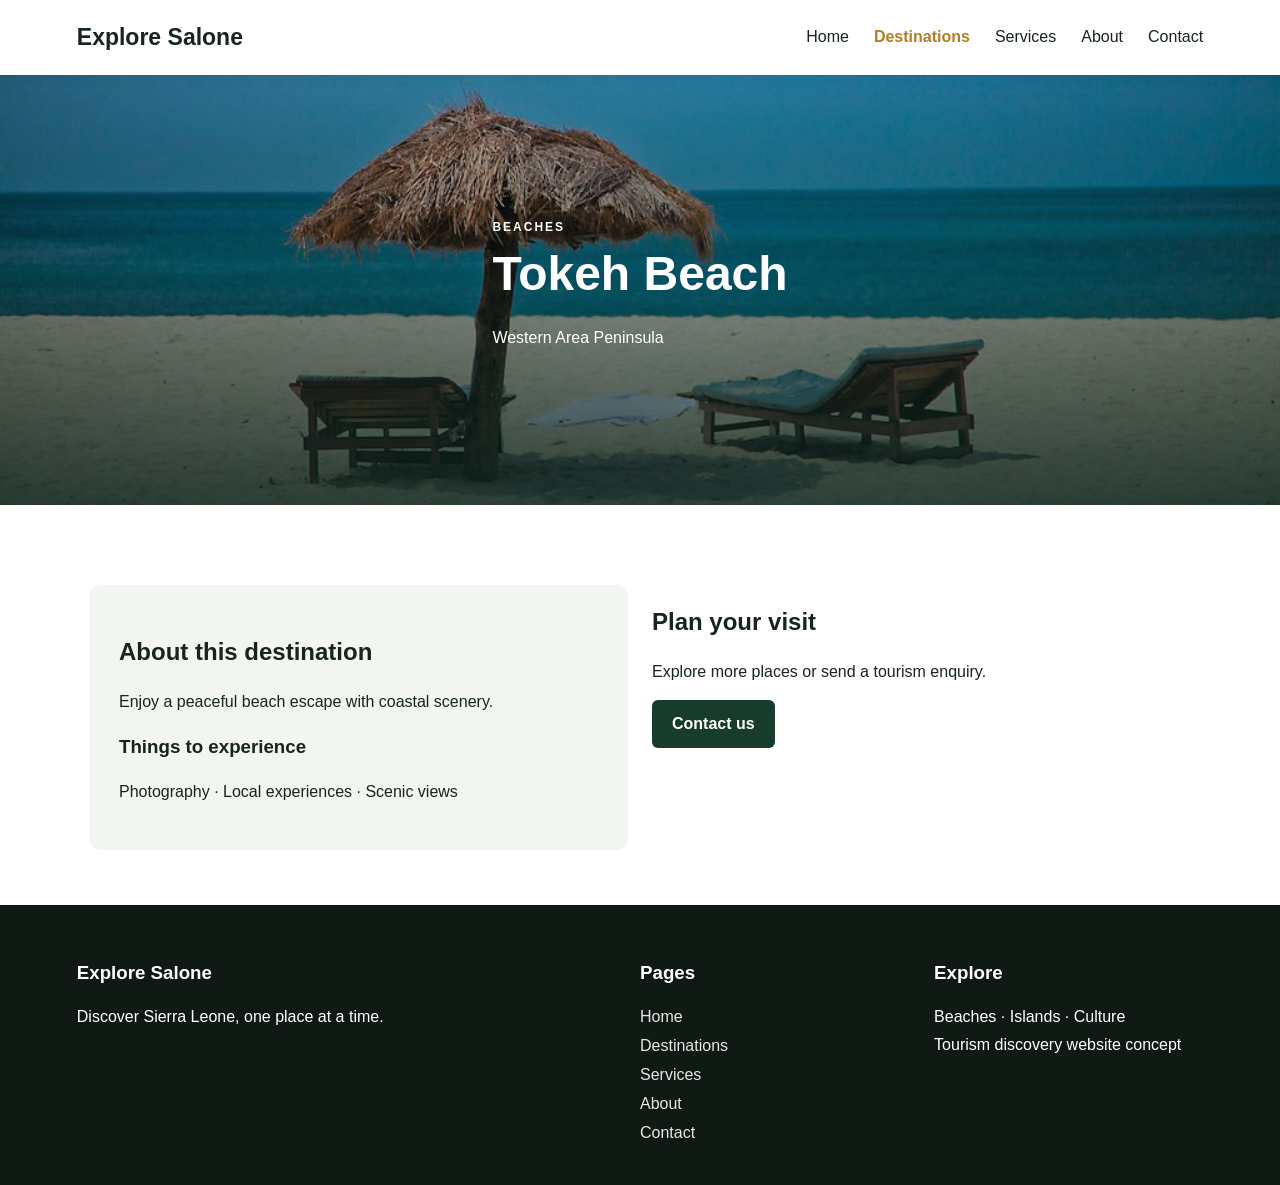
<file: preview-tokeh.html>
<!doctype html>
<html lang="en">
  <head>
    <meta charset="utf-8" />
    <meta name="viewport" content="width=device-width,initial-scale=1" />
    <title>Tokeh Beach | Explore Salone</title>
    <link rel="stylesheet" href="style.css" />
  </head>
  <body>
    <header>
      <a class="logo" href="index.html">Explore Salone</a>
      <nav aria-label="Main navigation">
        <a href="index.html" class="">Home</a
        ><a href="destinations.html" class="active">Destinations</a
        ><a href="services.html" class="">Services</a
        ><a href="about.html" class="">About</a
        ><a href="contact.html" class="">Contact</a>
      </nav>
    </header>
    <main>
      <section
        class="detail-hero"
        style="
          background-image:
            linear-gradient(0deg, #09231dcc, transparent),
            url(./images/tokeh.jpg);
        "
      >
        <div class="container">
          <span class="eyebrow">Beaches</span>
          <h1>Tokeh Beach</h1>
          <p>Western Area Peninsula</p>
        </div>
      </section>
      <section class="container grid two">
        <div class="detail-box">
          <h2>About this destination</h2>
          <p>Enjoy a peaceful beach escape with coastal scenery.</p>
          <h3>Things to experience</h3>
          <p>Photography · Local experiences · Scenic views</p>
        </div>
        <div>
          <h2>Plan your visit</h2>
          <p>Explore more places or send a tourism enquiry.</p>
          <a class="btn" href="contact.html">Contact us</a>
        </div>
      </section>
    </main>
    <footer>
      <div>
        <h3>Explore Salone</h3>
        <p>Discover Sierra Leone, one place at a time.</p>
      </div>
      <div>
        <h3>Pages</h3>
        <a href="index.html" class="">Home</a
        ><a href="destinations.html" class="active">Destinations</a
        ><a href="services.html" class="">Services</a
        ><a href="about.html" class="">About</a
        ><a href="contact.html" class="">Contact</a>
      </div>
      <div>
        <h3>Explore</h3>
        <p>Beaches · Islands · Culture</p>
        <p>Tourism discovery website concept</p>
      </div>
    </footer>
  </body>
</html>
</file>
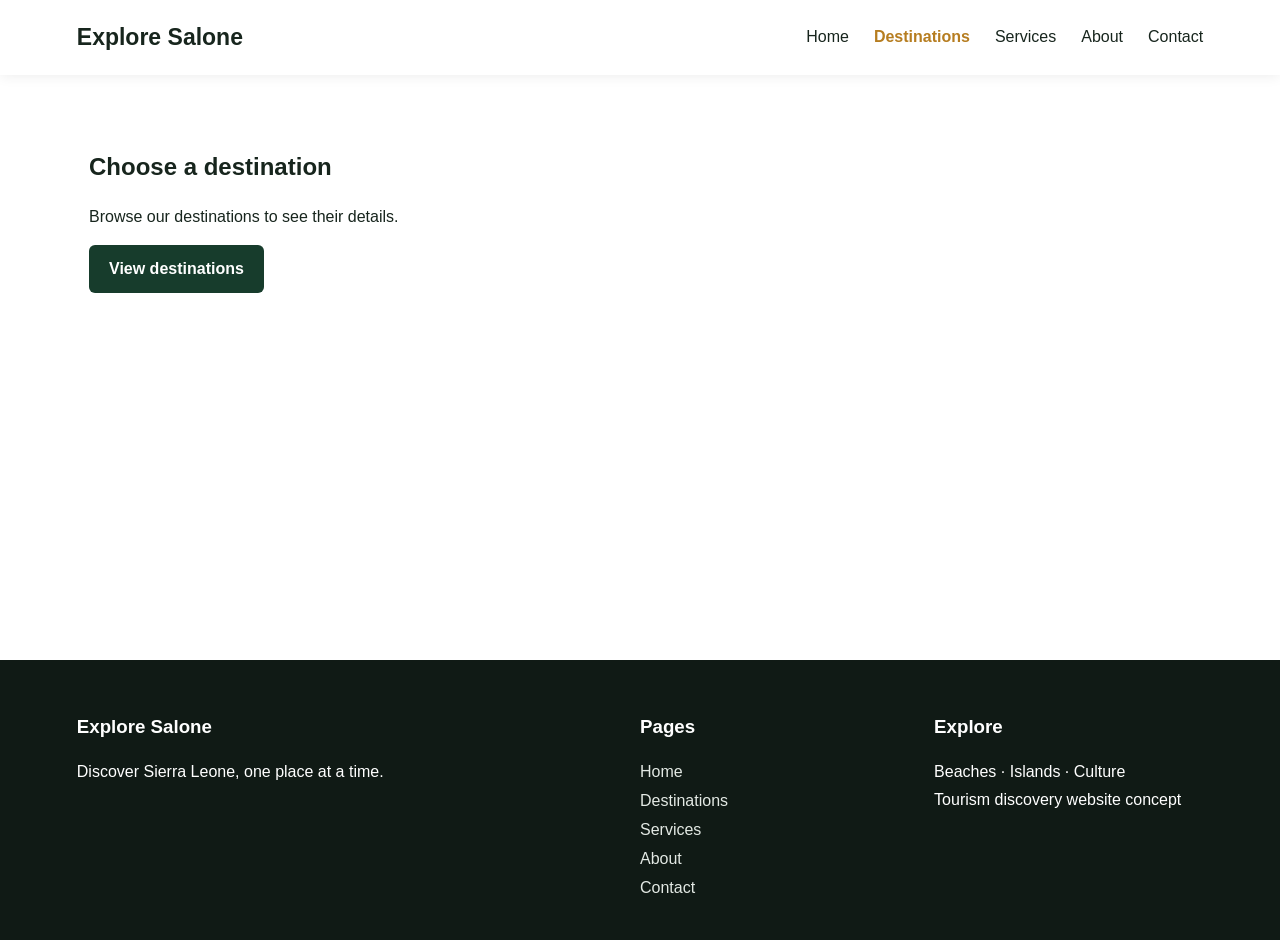
<file: preview.html>
<!doctype html>
<html lang="en">
  <head>
    <meta charset="utf-8" />
    <meta name="viewport" content="width=device-width,initial-scale=1" />
    <title>Destination Preview | Explore Salone</title>
    <link rel="stylesheet" href="style.css" />
  </head>
  <body>
    <header>
      <a class="logo" href="index.html">Explore Salone</a>
      <nav aria-label="Main navigation">
        <a href="index.html" class="">Home</a
        ><a href="destinations.html" class="active">Destinations</a
        ><a href="services.html" class="">Services</a
        ><a href="about.html" class="">About</a
        ><a href="contact.html" class="">Contact</a>
      </nav>
    </header>
    <main>
      <section class="container">
        <h1>Choose a destination</h1>
        <p>Browse our destinations to see their details.</p>
        <a class="btn" href="destinations.html">View destinations</a>
      </section>
    </main>
    <footer>
      <div>
        <h3>Explore Salone</h3>
        <p>Discover Sierra Leone, one place at a time.</p>
      </div>
      <div>
        <h3>Pages</h3>
        <a href="index.html" class="">Home</a
        ><a href="destinations.html" class="active">Destinations</a
        ><a href="services.html" class="">Services</a
        ><a href="about.html" class="">About</a
        ><a href="contact.html" class="">Contact</a>
      </div>
      <div>
        <h3>Explore</h3>
        <p>Beaches · Islands · Culture</p>
        <p>Tourism discovery website concept</p>
      </div>
    </footer>
  </body>
</html>
</file>
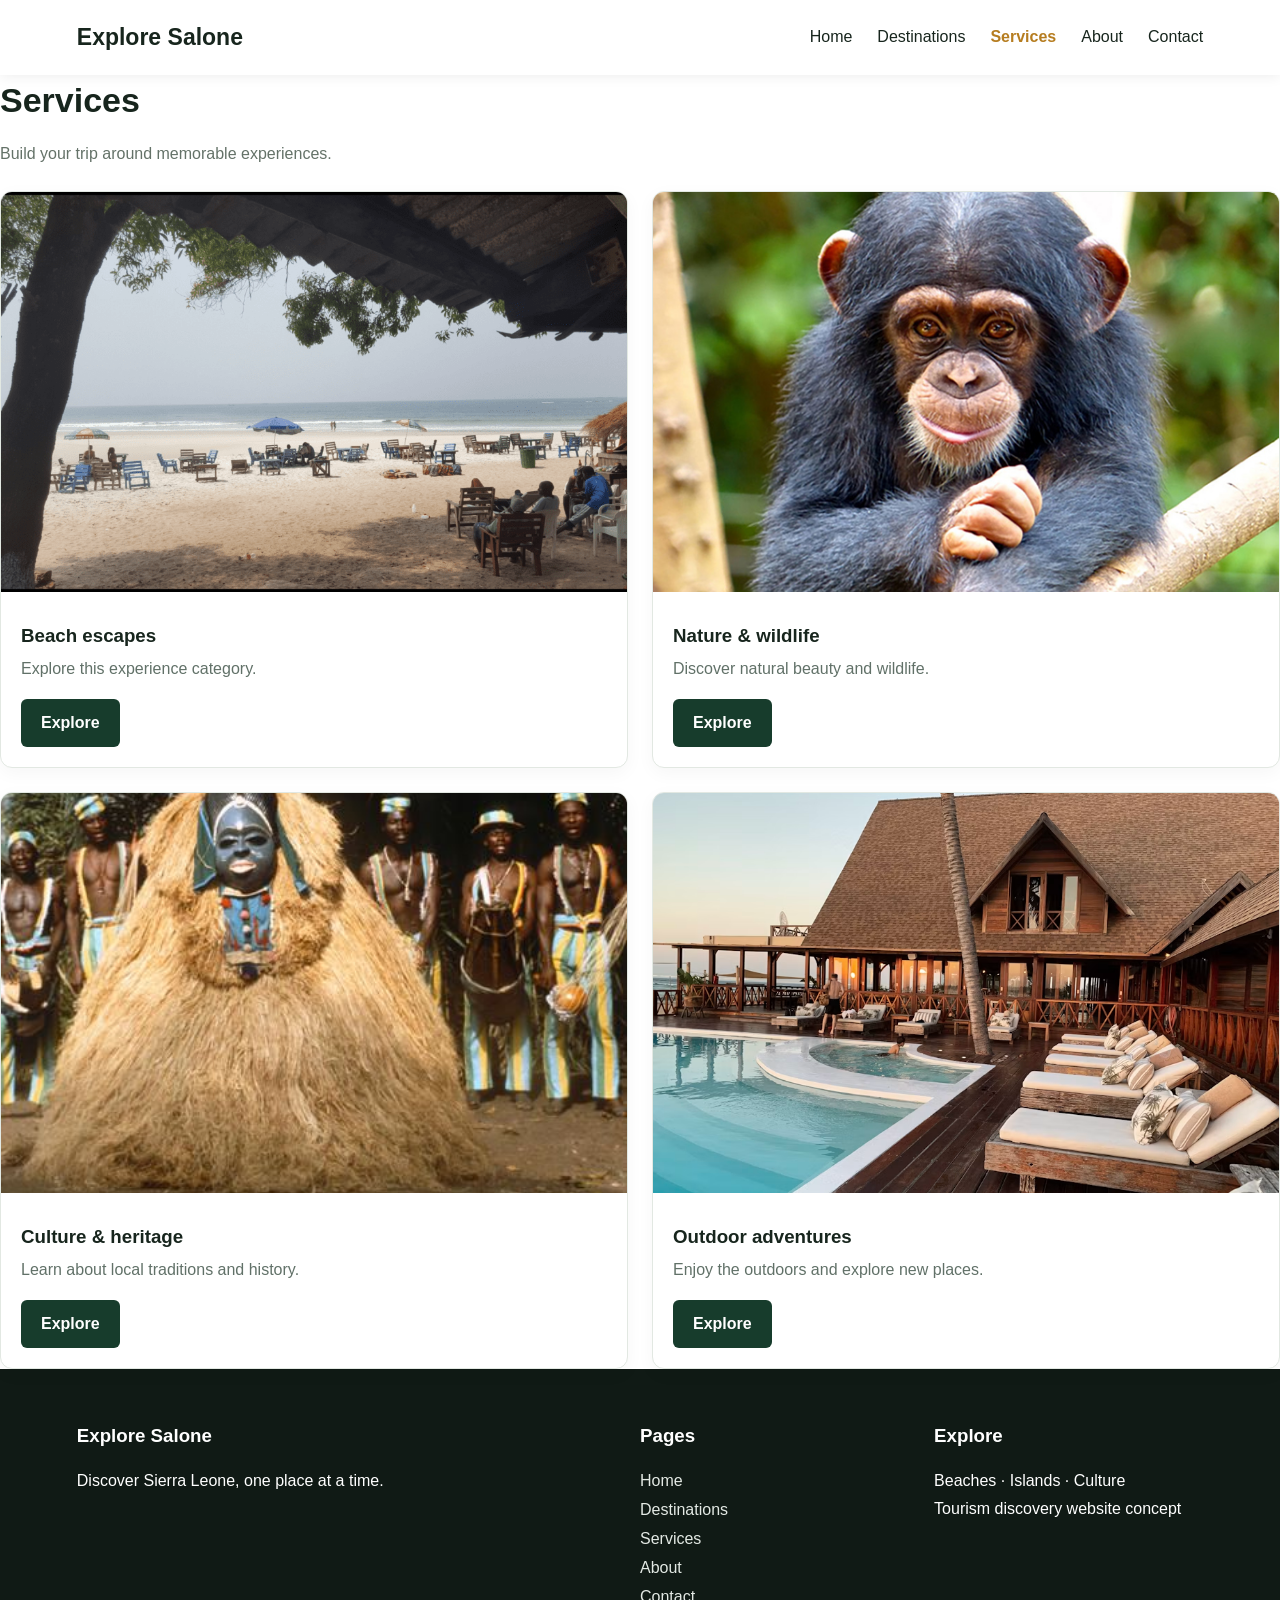
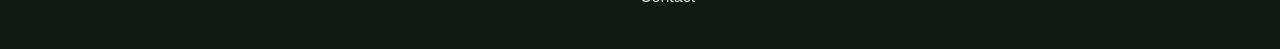
<file: services.html>
<!doctype html>
<html lang="en">
  <head>
    <meta charset="utf-8" />
    <meta name="viewport" content="width=device-width,initial-scale=1" />
    <title>Services | Explore Salone</title>
    <link rel="stylesheet" href="style.css" />
  </head>
  <body>
    <header>
      <a class="logo" href="index.html">Explore Salone</a>
      <nav aria-label="Main navigation">
        <a href="index.html" class="">Home</a
        ><a href="destinations.html" class="">Destinations</a
        ><a href="services.html" class="active">Services</a
        ><a href="about.html" class="">About</a
        ><a href="contact.html" class="">Contact</a>
      </nav>
    </header>
    <main>
      <h1 class="section-title">Services</h1>
      <p class="muted">Build your trip around memorable experiences.</p>
      
      <section class="grid two">
        <article class="card">
          <img
            src="./images/number2beach.png"
            alt="Beach"
          />
          <div class="card-body">
            <h3>Beach escapes</h3>
            <p>Explore this experience category.</p>
            <a class="btn" href="beaches.html">Explore</a>
          </div>
        </article>
        <article class="card">
          <img
            src="./images/tacugama.jpg"
            alt="Forest"
          />
          <div class="card-body">
            <h3>Nature & wildlife</h3>
            <p>Discover natural beauty and wildlife.</p>
            <a class="btn" href="contact.html">Explore</a>
          </div>
        </article>
        <article class="card">
          <img
            src="./images/culture.jpeg"
            alt="Culture"
          />
          <div class="card-body">
            <h3>Culture & heritage</h3>
            <p>Learn about local traditions and history.</p>
            <a class="btn" href="contact.html">Explore</a>
          </div>
        </article>
        <article class="card">
          <img
            src="./images/salon_coastal.jpeg"
            alt="Outdoor adventure"
          />
          <div class="card-body">
            <h3>Outdoor adventures</h3>
            <p>Enjoy the outdoors and explore new places.</p>
            <a class="btn" href="contact.html">Explore</a>
          </div>
        </article>
      </section>
    </main>
    <footer>
      <div>
        <h3>Explore Salone</h3>
        <p>Discover Sierra Leone, one place at a time.</p>
      </div>
      <div>
        <h3>Pages</h3>
        <a href="index.html" class="">Home</a
        ><a href="destinations.html" class="">Destinations</a
        ><a href="services.html" class="active">Services</a
        ><a href="about.html" class="">About</a
        ><a href="contact.html" class="">Contact</a>
      </div>
      <div>
        <h3>Explore</h3>
        <p>Beaches · Islands · Culture</p>
        <p>Tourism discovery website concept</p>
      </div>
    </footer>
  </body>
</html>
</file>
<file: style.css>
:root {
  --green: #173c2c;
  --gold: #efb95d;
  --ink: #17251d;
}
* {
  box-sizing: border-box;
}
body {
  margin: 0;
  font-family: Arial, Helvetica, sans-serif;
  color: var(--ink);
  line-height: 1.5;
}
a {
  text-decoration: none;
  color: inherit;
}
header {
  display: flex;
  justify-content: space-between;
  align-items: center;
  padding: 20px 6%;
  background: #fff;
  position: sticky;
  top: 0;
  z-index: 10;
  box-shadow: 0 2px 12px #0001;
}
header strong {
  font-size: 23px;
}
nav {
  display: flex;
  gap: 25px;
}
nav a:hover,
nav a.active {
  color: #b67d20;
}
main {
  min-height: 65vh;
}
.container {
  max-width: 1150px;
  margin: auto;
  padding: 55px 24px;
}
.hero {
  min-height: 490px;
  background:
    linear-gradient(90deg, #102b27cf, #102b2720),
    url("./images/number2beach.png")
      center/cover;
  display: flex;
  align-items: center;
  color: white;
}

.hero:hover {
  min-height: 490px;
  background:
    linear-gradient(90deg, #102b27cf, #102b2720),
    url("./images/banana_island.jpg")
      center/cover;
  display: flex;
  align-items: center;
  color: white;
}
.hero .container {
  width: 100%;
}
.hero h1 {
  font-size: clamp(38px, 5vw, 65px);
  max-width: 660px;
  line-height: 1.12;
  margin: 12px 0;
}
.hero p {
  max-width: 610px;
}
.eyebrow {
  text-transform: uppercase;
  letter-spacing: 2px;
  font-weight: bold;
  font-size: 12px;
}
.searchbar {
  display: flex;
  background: white;
  border-radius: 10px;
  max-width: 620px;
  padding: 7px;
  margin-top: 25px;
}
.searchbar input {
  flex: 1;
  border: 0;
  padding: 14px;
  min-width: 0;
  font-size: 15px;
}
.btn,
button {
  display: inline-block;
  background: var(--green);
  color: #fff;
  border: 0;
  border-radius: 6px;
  padding: 12px 20px;
  cursor: pointer;
  font-weight: bold;
}
.btn:hover,
button:hover {
  background: #285a41;
}
.searchbar button {
  background: #152a20;
}
.section-title {
  font-size: 34px;
  margin: 0 0 8px;
}
.muted {
  color: #647268;
}
.grid {
  display: grid;
  grid-template-columns: repeat(3, 1fr);
  gap: 24px;
  margin-top: 25px;
}
.grid.four {
  grid-template-columns: repeat(4, 1fr);
}
.grid.two {
  grid-template-columns: repeat(2, 1fr);
}
.card {
  border: 1px solid #e2e8e2;
  border-radius: 12px;
  overflow: hidden;
  background: white;
  box-shadow: 0 5px 18px #0000000a;
}
.card img {
  width: 100%;
  height: 400px;
  object-fit: cover;
}
.card-body {
  padding: 20px;
}
.card h3 {
  margin: 3px 0;
}
.card p {
  color: #617168;
  margin: 7px 0 18px;
}
.tag {
  font-size: 11px;
  letter-spacing: 1px;
  font-weight: bold;
  color: #ad782e;
}
.page-heading {
  background: #f0f3ef;
  padding: 40px 6%;
}
.page-heading h1 {
  font-size: 42px;
  margin: 0;
}
.filters {
  display: flex;
  gap: 15px;
  flex-wrap: wrap;
  margin: 20px 0;
}
.filters input,
.filters select,
input,
textarea {
  font: inherit;
  border: 1px solid #cdd8ce;
  border-radius: 6px;
  padding: 12px;
  width: 100%;
}
.filters input,
.filters select {
  width: 240px;
}
.detail-hero {
  min-height: 430px;
  background:
    linear-gradient(0deg, #09231dbb, transparent),
    url("https://images.unsplash.com/photo-1507525428034-b723cf961d3e?auto=format&fit=crop&w=1800&q=85")
      center/cover;
  display: flex;
  align-items: end;
  color: white;
}
.detail-hero h1 {
  font-size: 48px;
  margin: 0;
}
.detail-box {
  background: #f2f5f1;
  border-radius: 12px;
  padding: 30px;
}
.about-panel {
  background: #122b21;
  color: white;
  border-radius: 12px;
  padding: 65px 45px;
  margin-top: 30px;
}
.about-panel h2 {
  font-size: 36px;
}
.form {
  max-width: 760px;
}
.form label {
  display: block;
  font-weight: bold;
  margin: 20px 0 8px;
}
.form textarea {
  height: 150px;
  resize: vertical;
}
.notice {
  color: #205c35;
  margin-top: 14px;
}
footer {
  background: #101a15;
  color: white;
  padding: 35px 6%;
  display: grid;
  grid-template-columns: 2fr 1fr 1fr;
  gap: 25px;
}
footer a {
  display: block;
  margin: 5px 0;
  color: #e3e9e4;
}
footer p {
  margin: 4px 0;
}
@media (max-width: 760px) {
  header {
    display: block;
    padding: 15px 5%;
  }
  nav {
    flex-wrap: wrap;
    gap: 12px;
    margin-top: 12px;
    font-size: 14px;
  }
  .grid,
  .grid.four,
  .grid.two {
    grid-template-columns: 1fr;
  }

  
  .hero {
    min-height: 520px;
  }
  .container {
    padding: 35px 18px;
  }

  .page-heading h1 {
    font-size: 32px;
  }
  footer {
    grid-template-columns: 1fr;
  }
  .searchbar {
    flex-direction: column;
  }
  .filters input,
  .filters select {
    width: 100%;
  }
}

.logo {
  font-size: 23px;
  font-weight: 800;
}
.outline {
  background: #eef4ef;
  color: #173c2c;
}
.light {
  background: #fff;
  color: #173c2c;
}
.filters .btn {
  margin-right: 6px;
}
.form label {
  display: block;
  margin-top: 15px;
  font-weight: bold;
}
.form input,
.form textarea {
  display: block;
  width: 100%;
  margin-top: 7px;
}
.detail-hero {
  background-size: cover;
  background-position: center;
}
nav a.active {
  font-weight: bold;
}

.container .grid.four :hover {
  border: 2px solid green;
}

.grid .card:hover {
  border: 2px solid green;

}
</file>
